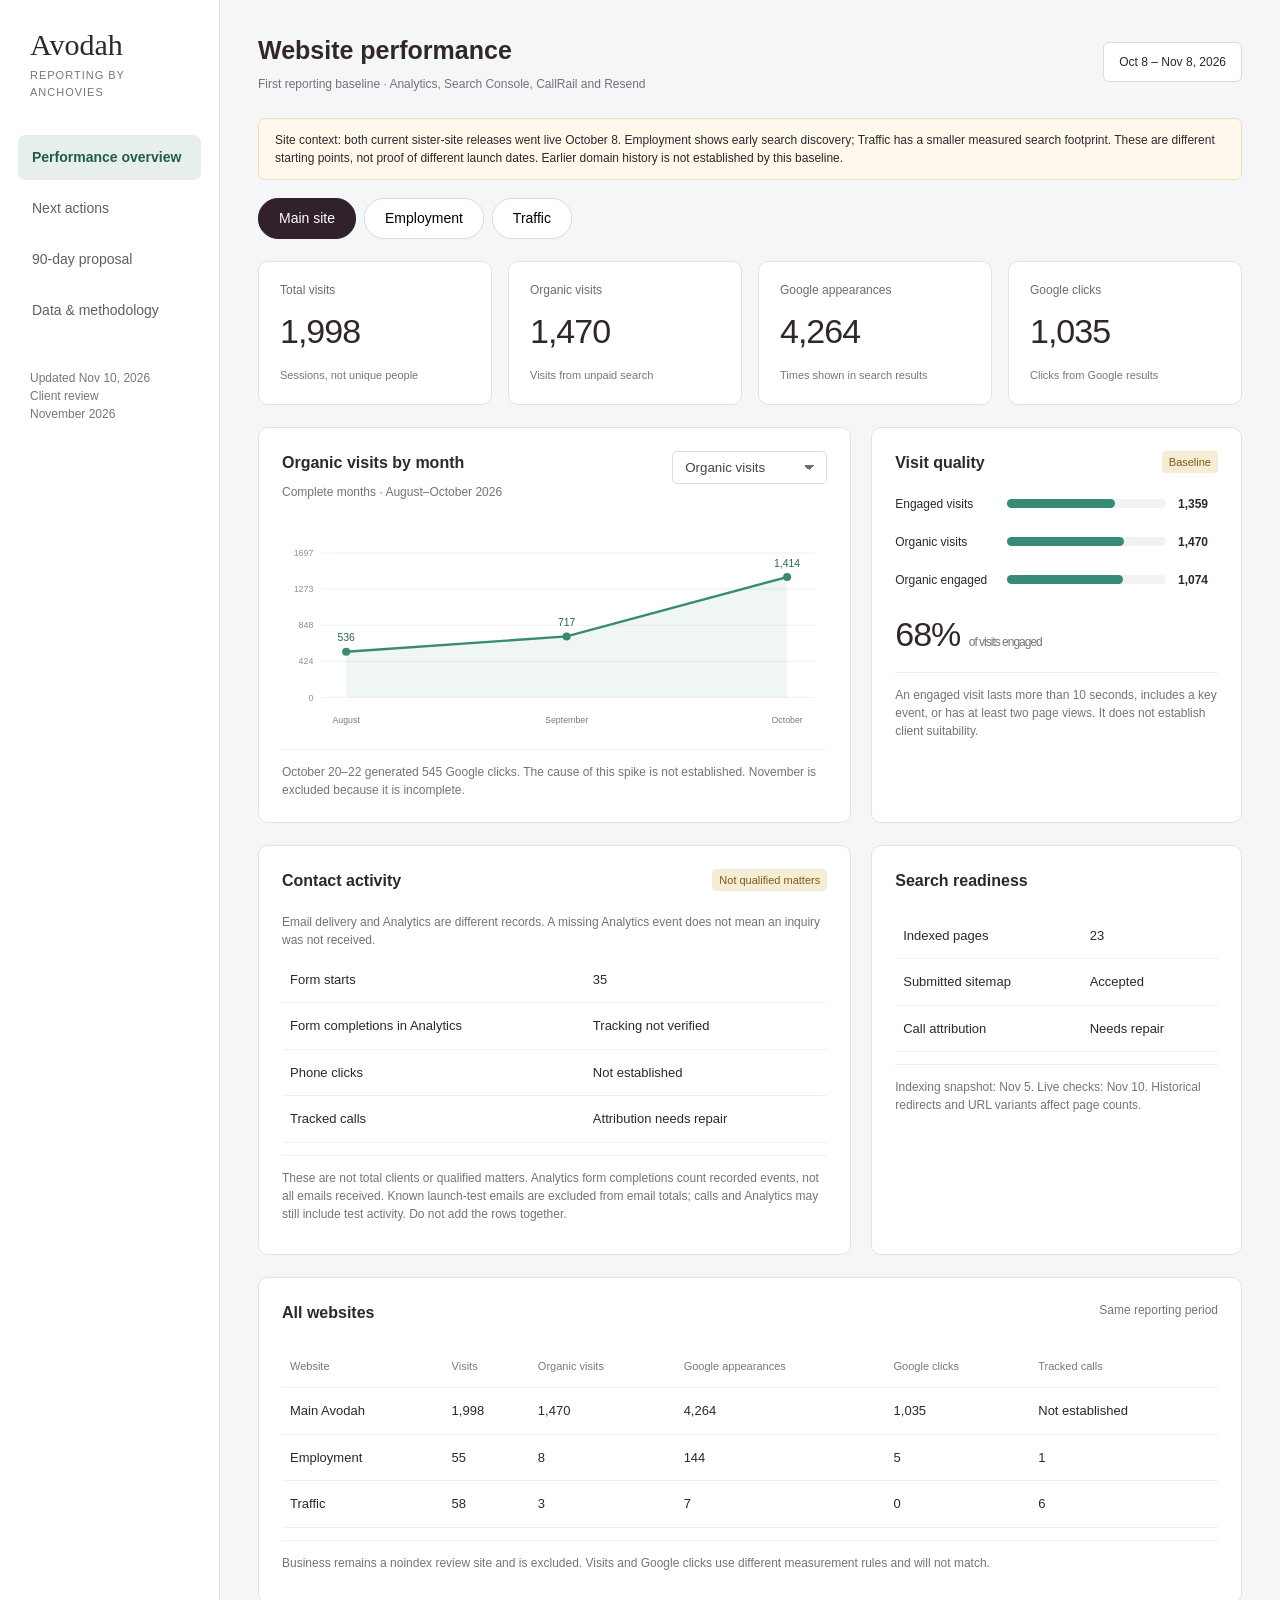
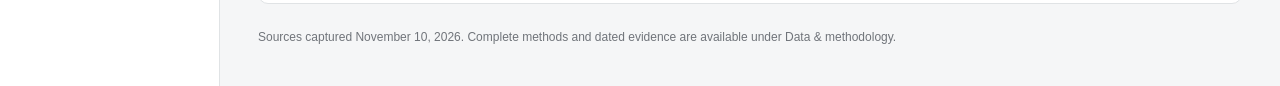
<file: reports/2026-11/index.html>
<!doctype html><html lang="en"><head><meta charset="utf-8"><meta name="viewport" content="width=device-width,initial-scale=1"><meta name="robots" content="noindex,nofollow"><title>Avodah | Website performance</title><style>
*{box-sizing:border-box}body{margin:0;font:14px/1.5 Arial,sans-serif;color:#30262b;background:#f5f6f7}button,a,summary{touch-action:manipulation}button{font:inherit;cursor:pointer}button:focus-visible,a:focus-visible,summary:focus-visible,select:focus-visible{outline:3px solid #357d68;outline-offset:3px}.shell{display:grid;grid-template-columns:220px 1fr;min-height:100vh}aside.sidebar{padding:28px 18px;border-right:1px solid #e0e3e5;background:white}.brand{font:30px Georgia,serif;margin:0 12px 5px}.agency{color:#777;font-size:11px;letter-spacing:1px;margin:0 12px 35px}.nav{display:grid;gap:6px}.nav button{text-align:left;border:0;background:none;padding:12px 14px;border-radius:7px;color:#5d6065}.nav button.active{background:#e7efeb;color:#225b49;font-weight:bold}.sidebar .stamp{font-size:12px;color:#777;margin:36px 12px}main{padding:32px 38px;max-width:1500px;width:100%}h1{font-size:25px;margin:0 0 5px;font-weight:600}h2{font-size:16px;margin:0;font-weight:600}h3{font-size:15px}p{margin:8px 0}.muted{color:#70747a;font-size:12px}.top{display:flex;justify-content:space-between;gap:20px;align-items:center;margin-bottom:25px}.date{border:1px solid #d9dde0;border-radius:6px;padding:10px 15px;background:white;font-size:12px}.tabs{display:flex;gap:8px;margin-bottom:22px}.tabs button{padding:9px 20px;border:1px solid #d7dcdf;border-radius:20px;background:white}.tabs button.active{background:#30212a;color:white;border-color:#30212a}.metrics{display:grid;grid-template-columns:repeat(4,1fr);gap:16px;margin-bottom:22px}.card,.panel{background:#fff;border:1px solid #e0e3e5;border-radius:10px}.card{padding:19px 21px}.card .label{color:#686d73;font-size:12px}.value{font-size:34px;font-weight:500;letter-spacing:-1px;margin:7px 0}.card small{font-size:11px;color:#777}.grid{display:grid;grid-template-columns:1.6fr 1fr;gap:20px;margin-bottom:22px}.panel{padding:23px;min-width:0}.panelhead{display:flex;justify-content:space-between;gap:15px;align-items:start;margin-bottom:20px}select{padding:8px 34px 8px 12px;min-width:155px;border:1px solid #d8dddf;border-radius:5px;background:white;color:#444}svg{width:100%;height:auto;display:block}.footnote{font-size:12px;color:#71767c;border-top:1px solid #edf0f1;padding-top:13px;margin-top:12px}.badge{background:#f6edd7;color:#7c5c10;padding:3px 7px;border-radius:4px;font-size:11px;white-space:nowrap}.tablewrap{overflow:auto}table{width:100%;border-collapse:collapse;font-size:13px}th,td{text-align:left;padding:13px 8px;border-bottom:1px solid #edf0f1;vertical-align:top}th{font-size:11px;color:#757a81;font-weight:500}td:first-child{font-weight:500}.status{display:inline-block;width:7px;height:7px;background:#36876c;border-radius:50%;margin-right:7px}.status.warn{background:#c59a38}.horizontal{display:grid;grid-template-columns:100px 1fr 40px;align-items:center;gap:12px;margin:20px 0;font-size:12px}.track{background:#f0f2f4;height:9px;border-radius:5px}.fill{height:9px;background:#378a73;border-radius:5px}.notice{background:#fff9ed;border:1px solid #eee0bd;border-radius:7px;padding:12px 16px;font-size:12px;margin:18px 0}.actions{list-style:none;padding:0;margin:0}.actions li{padding:14px 0;border-bottom:1px solid #edf0f1;display:flex;gap:13px}.num{background:#edf2ef;color:#28694f;border-radius:5px;width:25px;height:25px;text-align:center;padding-top:2px;flex:none}.hidden,[hidden]{display:none!important}.detail section{background:white;padding:25px;border:1px solid #ddd;border-radius:8px;margin-bottom:20px}.detail .TitleA{font-size:22px}.detail .EyebrowA{font-size:11px;color:#36876c}.detail .SmallA{font-size:12px;color:#777}.detail .table-scroll{overflow:auto}.detail .chart{display:none}.detail aside{background:#f5f1e6;padding:15px}.proposalgrid{display:grid;grid-template-columns:repeat(3,1fr);gap:18px}.price{font-size:40px;letter-spacing:-1px}.deliverable{font-size:28px;color:#28694f}.proposalview details{border-bottom:1px solid #e1e5e7;padding:18px 0}.proposalview summary{cursor:pointer;font-weight:600}.proposalview li{margin:9px 0}.legend{display:flex;gap:18px;font-size:11px;color:#74787d}.legend i{display:inline-block;width:8px;height:8px;background:#378a73;border-radius:50%;margin-right:5px}.visually-hidden{position:absolute;width:1px;height:1px;overflow:hidden;clip:rect(0,0,0,0)}@media(max-width:1000px){.shell{grid-template-columns:1fr}.sidebar{border-bottom:1px solid #ddd}.sidebar .nav{display:flex;flex-wrap:wrap}.sidebar .stamp,.agency{display:none}.brand{margin-bottom:12px}.metrics{grid-template-columns:repeat(2,1fr)}main{padding:24px}.grid{grid-template-columns:1fr}}@media(max-width:550px){main{padding:18px 12px}.top{display:block}.date{display:inline-block;margin-top:12px}.tabs{gap:5px}.tabs button{padding:8px 13px}.metrics{gap:10px}.card{padding:15px}.value{font-size:29px}.proposalgrid{grid-template-columns:1fr}.panel{padding:17px}.panelhead{flex-wrap:wrap}}@media print{.sidebar,.tabs,select{display:none}.shell{display:block}.panel,.card{break-inside:avoid}main{padding:0}}@media(prefers-reduced-motion:reduce){*{scroll-behavior:auto!important}}select{appearance:none;background-image:linear-gradient(45deg,transparent 50%,#65736d 50%),linear-gradient(135deg,#65736d 50%,transparent 50%);background-position:calc(100% - 17px) 50%,calc(100% - 12px) 50%;background-size:5px 5px;background-repeat:no-repeat}@media(max-width:550px){.panelhead{flex-wrap:wrap}.proposalgrid{grid-template-columns:1fr}}</style></head><body><div class="shell"><aside class="sidebar"><div class="brand">Avodah</div><div class="agency">REPORTING BY ANCHOVIES</div><nav class="nav" aria-label="Report sections"><button class="active" data-view="dashboard">Performance overview</button><button data-view="actions">Next actions</button><button data-view="proposal">90-day proposal</button><button data-view="detail">Data & methodology</button></nav><div class="stamp">Updated Nov 10, 2026<br>Client review<br>November 2026</div></aside><main><header class="top"><div><h1 id="viewtitle">Website performance</h1><div class="muted">First reporting baseline · Analytics, Search Console, CallRail and Resend</div></div><div class="date">Oct 8 – Nov 8, 2026</div></header><div id="dashboard" class="view"><p class="notice">Site context: both current sister-site releases went live October 8. Employment shows early search discovery; Traffic has a smaller measured search footprint. These are different starting points, not proof of different launch dates. Earlier domain history is not established by this baseline.</p><div class="tabs" role="group" aria-label="Select website"><button class="active" data-site="0">Main site</button><button data-site="1">Employment</button><button data-site="2">Traffic</button></div><div class="metrics" id="metrics"></div><div class="grid"><section class="panel"><div class="panelhead"><div><h2 id="charttitle"></h2><p class="muted" id="chartsub"></p></div><select id="metric" aria-label="Chart metric"><option value="organic">Organic visits</option><option value="sessions">All visits</option><option value="engaged">Engaged visits</option></select></div><div id="chart"></div><div class="footnote" id="chartnote"></div></section><section class="panel"><div class="panelhead"><h2>Visit quality</h2><span class="badge">Baseline</span></div><div id="channels"></div><p class="footnote">An engaged visit lasts more than 10 seconds, includes a key event, or has at least two page views. It does not establish client suitability.</p></section></div><div class="grid"><section class="panel"><div class="panelhead"><h2>Contact activity</h2><span class="badge">Not qualified matters</span></div><p class="muted">Email delivery and Analytics are different records. A missing Analytics event does not mean an inquiry was not received.</p><div id="contacts"></div><p class="footnote">These are not total clients or qualified matters. Analytics form completions count recorded events, not all emails received. Known launch-test emails are excluded from email totals; calls and Analytics may still include test activity. Do not add the rows together.</p></section><section class="panel"><div class="panelhead"><h2>Search readiness</h2></div><div id="readiness"></div></section></div><section class="panel"><div class="panelhead"><h2>All websites</h2><span class="muted">Same reporting period</span></div><div class="tablewrap"><table><thead><tr><th>Website</th><th>Visits</th><th>Organic visits</th><th>Google appearances</th><th>Google clicks</th><th>Tracked calls</th></tr></thead><tbody><tr><td>Main Avodah</td><td>1,998</td><td>1,470</td><td>4,264</td><td>1,035</td><td>Not established</td></tr><tr><td>Employment</td><td>55</td><td>8</td><td>144</td><td>5</td><td>1</td></tr><tr><td>Traffic</td><td>58</td><td>3</td><td>7</td><td>0</td><td>6</td></tr></tbody></table></div><p class="footnote">Business remains a noindex review site and is excluded. Visits and Google clicks use different measurement rules and will not match.</p></section></div><div id="actions" class="view hidden">
<section class="panel"><h2>Next: turn attorney expertise into useful search content</h2><p>Employment and Traffic have an initial reporting baseline. The next phase is to help the right people discover the services and understand when to contact Avodah.</p>
<ol class="actions">
<li><span class="num">1</span><div><b>Build on each site's actual starting point</b><p>Employment already shows early Google discovery. Traffic needs more service-page discovery before we can evaluate meaningful growth. Compare each site with its own baseline, not with the main site's established audience.</p></div></li>
<li><span class="num">2</span><div><b>Choose questions that support the right work</b><p>Map practical client questions to approved services. Employment stays focused on employers, executives, physicians and government employees. Traffic focuses on Virginia charges and preparation. Business focuses on transactions and ownership decisions, with publication gated by its launch.</p></div></li>
<li><span class="num">3</span><div><b>Capture Avodah's point of view once, then do the production work</b><p>Use short monthly interviews to learn what the attorneys notice, what clients misunderstand and how they approach decisions. Anchovies handles research, outlines, drafting, editing and page setup.</p></div></li>
<li><span class="num">4</span><div><b>Publish focused batches and learn from them</b><p>Proposed cadence: five articles per website per month. Link each article to a relevant service and clear contact option. Review discovery, relevant visits and contact activity monthly; improve existing pages as well as adding new ones.</p></div></li>
</ol><details><summary>Decisions needed before the pilot starts</summary><p>Approve the proposed fee, designate one reviewing attorney per practice, confirm priority services and choose an interview date. Google profile eligibility and office decisions remain separate from this content program.</p></details></section>
<section class="panel" style="margin-top:20px"><h2>Google profiles and office locations</h2><p>Separate websites do not automatically qualify for separate Google Business Profiles. First confirm the actual business or practitioner arrangement and existing profile ownership. We have not verified a pending sister-site application, so we cannot yet describe this as Google delaying approval.</p><p>A mailbox or virtual office is not eligible. A coworking office needs Avodah staff, clear signage and client access during business hours. A genuine service-area business may hide its address if it travels to customers; this is not a workaround for an ineligible office.</p><p>An existing eligible location may be usable now, depending on the business arrangement. If the proposed new offices are needed to qualify, wait for those facts. For a genuine move, update the existing eligible profile rather than create a replacement; Google requires verification again.</p><p><b>Next input:</b> existing Maps/profile links and owner accounts, plus proposed addresses, signage, staffing, client access and hours. We will assess eligibility before creating anything.</p><p class="muted"><a href="https://support.google.com/business/answer/3038177?hl=en">Google eligibility rules</a> · <a href="https://support.google.com/business/answer/3039617?hl=en">Address-change guidance</a>. Reviewed November 10, 2026.</p></section>
<section class="panel" style="margin-top:20px"><h2>Measurement follow-through</h2><p>Keep verified email deliveries, tracked calls and Analytics events separate. Complete the main-site call-attribution review and live tracking checks before treating the report as a complete inquiry count. These are measurement tasks, not evidence that clients cannot contact Avodah.</p><p>CallRail's detailed settings require renewed access; the latest sign-in attempt was rate-limited. That does not itself establish a call-routing outage, but the main-site pool warning still needs investigation. We cannot yet call attribution fully verified.</p><p>For direct access to the underlying Analytics reports, nominate a Google-account email. We recommend Viewer access to the three relevant Avodah properties, not access to unrelated agency accounts.</p></section></div>
<div id="proposal" class="view hidden proposalview">
<div class="grid"><section class="panel"><h2>The big idea: make Avodah's judgment visible</h2><p>People can find generic legal explanations anywhere. The opportunity is to show how Avodah thinks: the questions its attorneys ask, the tradeoffs they notice and what they want clients to understand before a conversation.</p><p>We turn a small amount of attorney interview time into a steady library of useful, original answers. Your attorneys provide the perspective. We handle the production.</p></section><section class="panel"><h2>90-day pilot</h2><div class="price">$2,500 <span class="muted">/ month</span></div><p>$7,500 total · Proposed, not an approved commitment</p><p class="muted">Employment, Traffic and Business. No guaranteed rankings, inquiry volume or revenue.</p></section></div>
<div class="proposalgrid"><section class="panel"><div class="deliverable">15 articles / month</div><p>Five per website. 45 new articles over 90 days, subject to attorney approval and each site's publication readiness.</p></section><section class="panel"><div class="deliverable">6 clips + captions</div><p>Six captioned clips and six social captions monthly, drawn from suitable approved interview moments. One revision round per item.</p></section><section class="panel"><div class="deliverable">90-minute recording</div><p>Up to 30 minutes per practice each month. A prepared question list keeps the discussion focused.</p></section></div>
<section class="panel" style="margin-top:20px"><h2>How five articles come from one focused conversation</h2><p>Before each practice interview, we bring five distinct questions tied to the approved service priorities. We ask for practical experience and reasoning, not a lecture or a legal memo. We only produce an article when the interview and verified sources support a useful answer.</p><div class="tablewrap"><table><thead><tr><th>Article type</th><th>What we capture</th><th>Why it helps</th></tr></thead><tbody>
<tr><td>One decision guide</td><td>Which considerations change the approach?</td><td>Helps a visitor recognize whether the service fits.</td></tr>
<tr><td>One preparation checklist</td><td>What should someone gather before speaking with counsel?</td><td>Makes the first conversation easier.</td></tr>
<tr><td>One practical process explanation</td><td>What does Avodah want clients to understand about working together?</td><td>Reduces uncertainty without promising an outcome.</td></tr>
<tr><td>One misconception or tradeoff</td><td>What commonly gets overlooked, and why?</td><td>Shows the firm's distinct perspective.</td></tr>
<tr><td>One focused client question</td><td>A recurring question with a genuinely separate answer.</td><td>Connects a specific search need to the right service.</td></tr>
</tbody></table></div><p class="muted">This is an editorial mix, not five versions of the same article. No duplicated pages across sites, invented attorney opinions, or location pages without real service evidence.</p></section>
<section class="panel" style="margin-top:20px"><h2>Low-friction review, not a lawyer in every production meeting</h2><ol class="actions">
<li><span class="num">1</span><div><b>Agree on the boundaries once</b><p>Approve audiences, services, tone, topics to avoid, authorship and reviewers. We maintain a reusable editorial guide and a record of approved positions.</p></div></li>
<li><span class="num">2</span><div><b>Record the real perspective</b><p>With participant consent, interview each practice lead using a prepared question queue. No identifiable client matters. If an answer needs research or nuance, flag it rather than inventing it.</p></div></li>
<li><span class="num">3</span><div><b>We research and prepare complete drafts</b><p>Use the interview as the source for the attorney's views. Check supporting facts against primary sources. Separate experience and opinion from statements about the law; include sources and highlight claims that need legal confirmation.</p></div></li>
<li><span class="num">4</span><div><b>One reviewer, one consolidated batch</b><p>Deliver five drafts per practice with a short review sheet showing the key claims and open questions. The attorney approves, edits or holds each article. One consolidated revision round is included. Proposed turnaround: five business days, to be confirmed after the first batch.</p></div></li>
<li><span class="num">5</span><div><b>Publish only what is approved</b><p>Written approval remains mandatory. Missed reviews pause publication. We handle formatting, titles, links, author/reviewer credits, dates and quality checks. Changes to approved legal substance go back for review.</p></div></li>
</ol><p class="notice">The efficiency comes from capturing expertise upfront and concentrating review into batches. It does not remove attorney review. New legal developments, deadlines, remedies and jurisdiction-specific advice receive deeper review or are deferred.</p></section>
<section class="panel" style="margin-top:20px"><h2>Starting topic directions</h2><p class="muted">Examples for interview planning, not approved legal conclusions or validated keyword-volume claims.</p><div class="tablewrap"><table><thead><tr><th>Website</th><th>First interview directions</th><th>Primary action</th></tr></thead><tbody>
<tr><td>Employment</td><td>Preparing for an executive agreement review; employer investigation intake; physician transition questions; preparing for a government-employment consultation; choosing the right employment counsel.</td><td>Link to the appropriate audience page and a simple inquiry.</td></tr>
<tr><td>Traffic</td><td>Documents to gather after a Virginia charge; questions before a reckless-driving consultation; preparing to discuss a DUI charge; out-of-state driver concerns to raise; how to evaluate traffic counsel.</td><td>Link to the relevant charge page and a clear call/contact option.</td></tr>
<tr><td>Business</td><td>Questions before buying a business; preparing a sale; owner discussions before drafting agreements; organizing contracts for review; when to involve transaction counsel.</td><td>Support approved service pages without rewriting established product copy. Hold publication until launch is approved.</td></tr>
</tbody></table></div></section>
<section class="panel" style="margin-top:20px"><h2>What we aim to accomplish in 90 days</h2><div class="tablewrap"><table><thead><tr><th>Stage</th><th>Work</th><th>Evidence of progress</th></tr></thead><tbody>
<tr><td>Month 1: establish the system</td><td>Approve editorial boundaries, interview the attorneys, prepare 15 articles and six clips, map each article to a service.</td><td>Approved original perspectives, complete source/review records, baseline page measurements.</td></tr>
<tr><td>Month 2: broaden useful coverage</td><td>Prepare 15 more articles; connect related pages; examine which questions Google is showing and visitors are reading.</td><td>Indexed content, relevant search queries, impressions, clicks and engaged visits. Small samples remain labeled.</td></tr>
<tr><td>Month 3: refine and evaluate</td><td>Prepare the final 15; improve weak titles, links or explanations; evaluate topics and review workload.</td><td>45 new drafts produced, approved publication count, discovery trends and verified contact activity reported separately.</td></tr>
</tbody></table></div><p>Our goals are broader useful coverage, stronger visibility for approved services and an easier path to a conversation. We do not triple traffic or lead targets simply because production increases. Search growth is measured against each site's starting point, and qualified matters require Avodah's intake feedback.</p>
<details><summary>Included work, capacity and exclusions</summary><p>45 new articles, 18 captioned clips and 18 social captions across 90 days; planning, interviews, drafting, editing, on-page SEO, approved publication and monthly reporting. One consolidated revision round per article and clip. Existing launch drafts are separate inventory. Fifteen articles monthly is 2.5 times the earlier six-article scope.</p><p>Article length follows the question rather than a fixed word count. If an interview lacks enough original material, we flag the gap and request a focused follow-up or hold that draft. We do not pad output to meet a quota.</p><p>Excludes on-location filming, advertising, subscriptions, community management, major development, new tracking campaigns and Google profile creation. Publication depends on attorney approval and site readiness.</p></details>
<details><summary>Why this approach</summary><p>Google recommends helpful, original content with clear expertise and sourcing. Publishing more low-value pages is not a strategy. Our proposed approach pairs Avodah's actual experience with focused questions and a documented review process.</p><p><a href="https://developers.google.com/search/docs/fundamentals/creating-helpful-content">Google: helpful, people-first content</a> · <a href="https://developers.google.com/search/docs/essentials/spam-policies#scaled-content">Google: scaled-content abuse</a>. Reviewed November 10, 2026.</p></details></section></div>
<div id="detail" class="view hidden detail"><section><h2>Reporting periods and definitions</h2><p>Baseline: October 8-November 8, 2026. Main monthly comparisons use complete August, September and October. Employment weekly charts use four complete weeks. Traffic comparisons use October 9-22 and October 23-November 5.</p><p>Visits are GA4 sessions, not unique people. Organic visits come from unpaid search engines. Google appearances and clicks are Search Console measures and do not equal Analytics sessions. Engaged visits meet GA4&#x27;s engagement criteria, not a legal qualification standard.</p></section><section><h2>Email reconciliation update, November 10</h2><p>Sean&#x27;s mailbox confirms copies are forwarded through Avodah&#x27;s Microsoft mail system from website@avodahlegal.com to sean@anchovies.agency. Do not add another copy mechanism without confirming a gap.</p><p>Matched three non-test Traffic notifications within the baseline, plus one newer Traffic notification on November 9 local time. October 8 contains one clearly labeled launch QA notification for each sister site; these must not count as prospective-client inquiries.</p><p>No additional non-test Employment notification was found in the searched sender/subject sets. This is a bounded search result, not proof of no direct emails, calls or inquiries elsewhere. Resend history inspected begins October 12. Receiving-mailbox records provide evidence outside that retention window.</p></section><section><h2>Sources and limitations</h2><p>GA4 properties: Main 547948797, Employment 556952334, Traffic 556950428. Search Console domain properties: avodahlegal.com, avodahemployment.com, avodahtraffic.com. CallRail and Resend were inspected in existing accounts on November 10.</p><p>Calls, submission events, delivered notifications and internal copies are separate measures. Do not add them into unique leads. Qualification and revenue are unavailable. Tests/internal activity in Analytics and calls remain unfiltered unless individually identified.</p><p>Indexing snapshot is November 5; public technical checks are November 10. A submitted sitemap does not establish indexing. Business remains a noindex review site, not a launched result. Current fixes must be dated separately from historical results.</p></section></div><p class="muted" style="margin-top:24px">Sources captured November 10, 2026. Complete methods and dated evidence are available under Data & methodology.</p></main></div><script>
const ga={"captured_at": "2026-11-10", "account": "403034937", "source": "GA4 Traffic acquisition and Events reports, authenticated UI, no additional filters", "baseline_period": ["2026-10-08", "2026-11-08"], "baseline": [{"site": "Main", "property": "547948797", "sessions": 1998, "engaged": 1359, "organic": 1470, "organic_engaged": 1074, "events": 12109, "key_events": 0, "form_starts": 35, "submission_events": null, "phone_clicks": null}, {"site": "Employment", "property": "556952334", "sessions": 55, "engaged": 10, "organic": 8, "organic_engaged": 6, "events": 198, "key_events": 0, "form_starts": 1, "submission_events": 0, "phone_clicks": 0}, {"site": "Traffic", "property": "556950428", "sessions": 58, "engaged": 21, "organic": 3, "organic_engaged": 3, "events": 245, "key_events": 5, "form_starts": 8, "submission_events": 3, "phone_clicks": 2}], "main_months": [{"period": "August", "days": 31, "sessions": 987, "engaged": 609, "organic": 536, "organic_engaged": 371}, {"period": "September", "days": 30, "sessions": 1238, "engaged": 721, "organic": 717, "organic_engaged": 470}, {"period": "October", "days": 31, "sessions": 1957, "engaged": 1366, "organic": 1414, "organic_engaged": 1044}, {"period": "Nov 1-8 (partial)", "days": 8, "sessions": 322, "engaged": 195, "organic": 194, "organic_engaged": 135}], "equal_periods": [{"site": "Employment", "start": "2026-10-09", "end": "2026-10-22", "sessions": 26, "engaged": 2, "organic": 0, "key_events": 0}, {"site": "Employment", "start": "2026-10-23", "end": "2026-11-05", "sessions": 16, "engaged": 5, "organic": 4, "key_events": 0}, {"site": "Traffic", "start": "2026-10-09", "end": "2026-10-22", "sessions": 18, "engaged": 7, "organic": 1, "key_events": 1}, {"site": "Traffic", "start": "2026-10-23", "end": "2026-11-05", "sessions": 35, "engaged": 13, "organic": 2, "key_events": 4}], "caveats": ["Sessions are visits, not unique people or matters.", "Test/internal activity has not been removed.", "Main submission/phone measures are unavailable, not proven zero.", "Sister zero submission or phone events means no such rows recorded for the period, not no real-world inquiries or calls.", "Monthly totals contain different numbers of days; November is partial."]};let site=0;const extra=[{impressions:4264,clicks:1035,calls:1},{impressions:144,clicks:5},{impressions:7,clicks:0}];
const $=s=>document.querySelector(s);const fmt=n=>Number(n).toLocaleString();
function chart(values,labels){const max=Math.max(...values)*1.2||1;let s='<svg viewBox="0 0 680 260" role="img" aria-label="'+labels.map((x,i)=>x+': '+values[i]).join('; ')+'">';for(let i=0;i<5;i++){let y=210-i*45;s+='<line x1="48" y1="'+y+'" x2="665" y2="'+y+'" stroke="#e9edef"/><text x="39" y="'+(y+4)+'" text-anchor="end" fill="#8a8e94" font-size="11">'+Math.round(max*i/4)+'</text>';}let points=values.map((v,i)=>[80+i*550/(values.length-1),210-v/max*180]);s+='<path d="M '+points[0][0]+' 210 L '+points.map(p=>p.join(' ')).join(' L ')+' L '+points.at(-1)[0]+' 210 Z" fill="#378a73" opacity=".08"/><polyline points="'+points.map(p=>p.join(',')).join(' ')+'" fill="none" stroke="#378a73" stroke-width="3"/>';points.forEach((p,i)=>s+='<circle cx="'+p[0]+'" cy="'+p[1]+'" r="5" fill="#378a73"><title>'+labels[i]+': '+fmt(values[i])+'</title></circle><text x="'+p[0]+'" y="'+(p[1]-13)+'" text-anchor="middle" fill="#28664f" font-size="13">'+fmt(values[i])+'</text><text x="'+p[0]+'" y="242" text-anchor="middle" fill="#767b82" font-size="11">'+labels[i]+'</text>');return s+'</svg>';}
function render(){let d=ga.baseline[site],e=extra[site];$('#metrics').innerHTML=[['Total visits',d.sessions,'Sessions, not unique people'],['Organic visits',d.organic,'Visits from unpaid search'],['Google appearances',e.impressions,'Times shown in search results'],['Google clicks',e.clicks,'Clicks from Google results']].map(x=>'<div class="card"><div class="label">'+x[0]+'</div><div class="value">'+fmt(x[1])+'</div><small>'+x[2]+'</small></div>').join('');let metric=$('#metric').value;$('#metric').hidden=site!==0;$('#charttitle').textContent=site===0?$('#metric').selectedOptions[0].text+' by month':site===1?'Google appearances by week':'Visits across equal periods';$('#chartsub').textContent=site===0?'Complete months · August–October 2026':site===1?'Four complete weeks · October 12–November 8':'Two 14-day periods · excludes launch day';$('#chart').innerHTML=site===0?chart(ga.main_months.slice(0,3).map(m=>m[metric]),['August','September','October']):site===1?chart([3,9,55,76],['Oct 12–18','Oct 19–25','Oct 26–Nov 1','Nov 2–8']):chart([18,35],['Oct 9–22','Oct 23–Nov 5']);$('#chartnote').textContent=site===0?'October 20–22 generated 545 Google clicks. The cause of this spike is not established. November is excluded because it is incomplete.':site===1?'Appearances are increasing, but only five Google clicks were recorded across the full baseline. This is early discovery, not established lead growth.':'Small samples and unfiltered test activity prevent a reliable growth claim. Organic visits increased from 1 to 2 across these periods.';
$('#channels').innerHTML=[['Engaged visits',d.engaged,d.sessions],['Organic visits',d.organic,d.sessions],['Organic engaged',d.organic_engaged,d.organic]].map(x=>'<div class="horizontal"><span>'+x[0]+'</span><div class="track"><div class="fill" style="width:'+x[1]/x[2]*100+'%"></div></div><b>'+fmt(x[1])+'</b></div>').join('')+'<div class="value">'+Math.round(d.engaged/d.sessions*100)+'% <span class="muted">of visits engaged</span></div>';
let c=site===0?[['Form starts','35'],['Form completions in Analytics','Tracking not verified'],['Phone clicks','Not established'],['Tracked calls','Attribution needs repair']]:site===1?[['Form starts','1'],['Form completions in Analytics','0 recorded'],['Phone clicks','0 recorded'],['Tracked calls','1'],['Verified inquiry emails','No non-test emails found*']]:[['Form starts','8'],['Form completions in Analytics','3'],['Phone clicks','2'],['Tracked calls','6'],['Verified inquiry emails','3 in available window']];$('#contacts').innerHTML='<table>'+c.map(x=>'<tr><td>'+x[0]+'</td><td>'+x[1]+'</td></tr>').join('')+'</table>'+(site===1?'<div class="notice">*No non-test Employment notification found in the searched mailbox records or retained Resend window. One Oct 8 launch QA message reached Sean through Avodah forwarding and is excluded from inquiries. Direct contact and alternate routes are not established.</div>':site===2?'<p class="muted">Email window: Oct 12–Nov 8. One additional Traffic delivery arrived after the report cutoff. Calls: 5 answered, 1 missed. Sean’s forwarded copies match all three baseline notifications; the Oct 8 launch test is excluded.</p>':'');
let r=site===0?[['Indexed pages','23'],['Submitted sitemap','Accepted'],['Call attribution','Needs repair']]:site===1?[['Indexed pages','14'],['Submitted sitemap','Accepted Nov 10'],['Current indexing block','None observed'],['Email coverage','Limited retained records']]:[['Indexed pages','1'],['Submitted sitemap','Accepted Nov 10'],['Current indexing block','None observed'],['Service-page discovery','Priority']];$('#readiness').innerHTML='<table>'+r.map(x=>'<tr><td>'+x[0]+'</td><td>'+x[1]+'</td></tr>').join('')+'</table><p class="footnote">Indexing snapshot: Nov 5. Live checks: Nov 10. Historical redirects and URL variants affect page counts.</p>';}
document.querySelectorAll('[data-site]').forEach(b=>b.onclick=()=>{site=+b.dataset.site;document.querySelectorAll('[data-site]').forEach(x=>x.classList.toggle('active',x===b));render();});$('#metric').onchange=render;document.querySelectorAll('[data-view]').forEach(b=>b.onclick=()=>{document.querySelectorAll('.view').forEach(v=>v.classList.toggle('hidden',v.id!==b.dataset.view));document.querySelectorAll('[data-view]').forEach(x=>x.classList.toggle('active',x===b));$('#viewtitle').textContent={dashboard:'Website performance',actions:'Next actions',proposal:'90-day content proposal',detail:'Data & methodology'}[b.dataset.view];});render();
function openLinkedView(){const key=location.hash.slice(1);const target=document.querySelector('[data-view="'+key+'"]');if(target)target.click();}
document.querySelectorAll('[data-view]').forEach(b=>b.addEventListener('click',()=>history.replaceState(null,'','#'+b.dataset.view)));
window.addEventListener('hashchange',openLinkedView);openLinkedView();</script></body></html>
</file>
